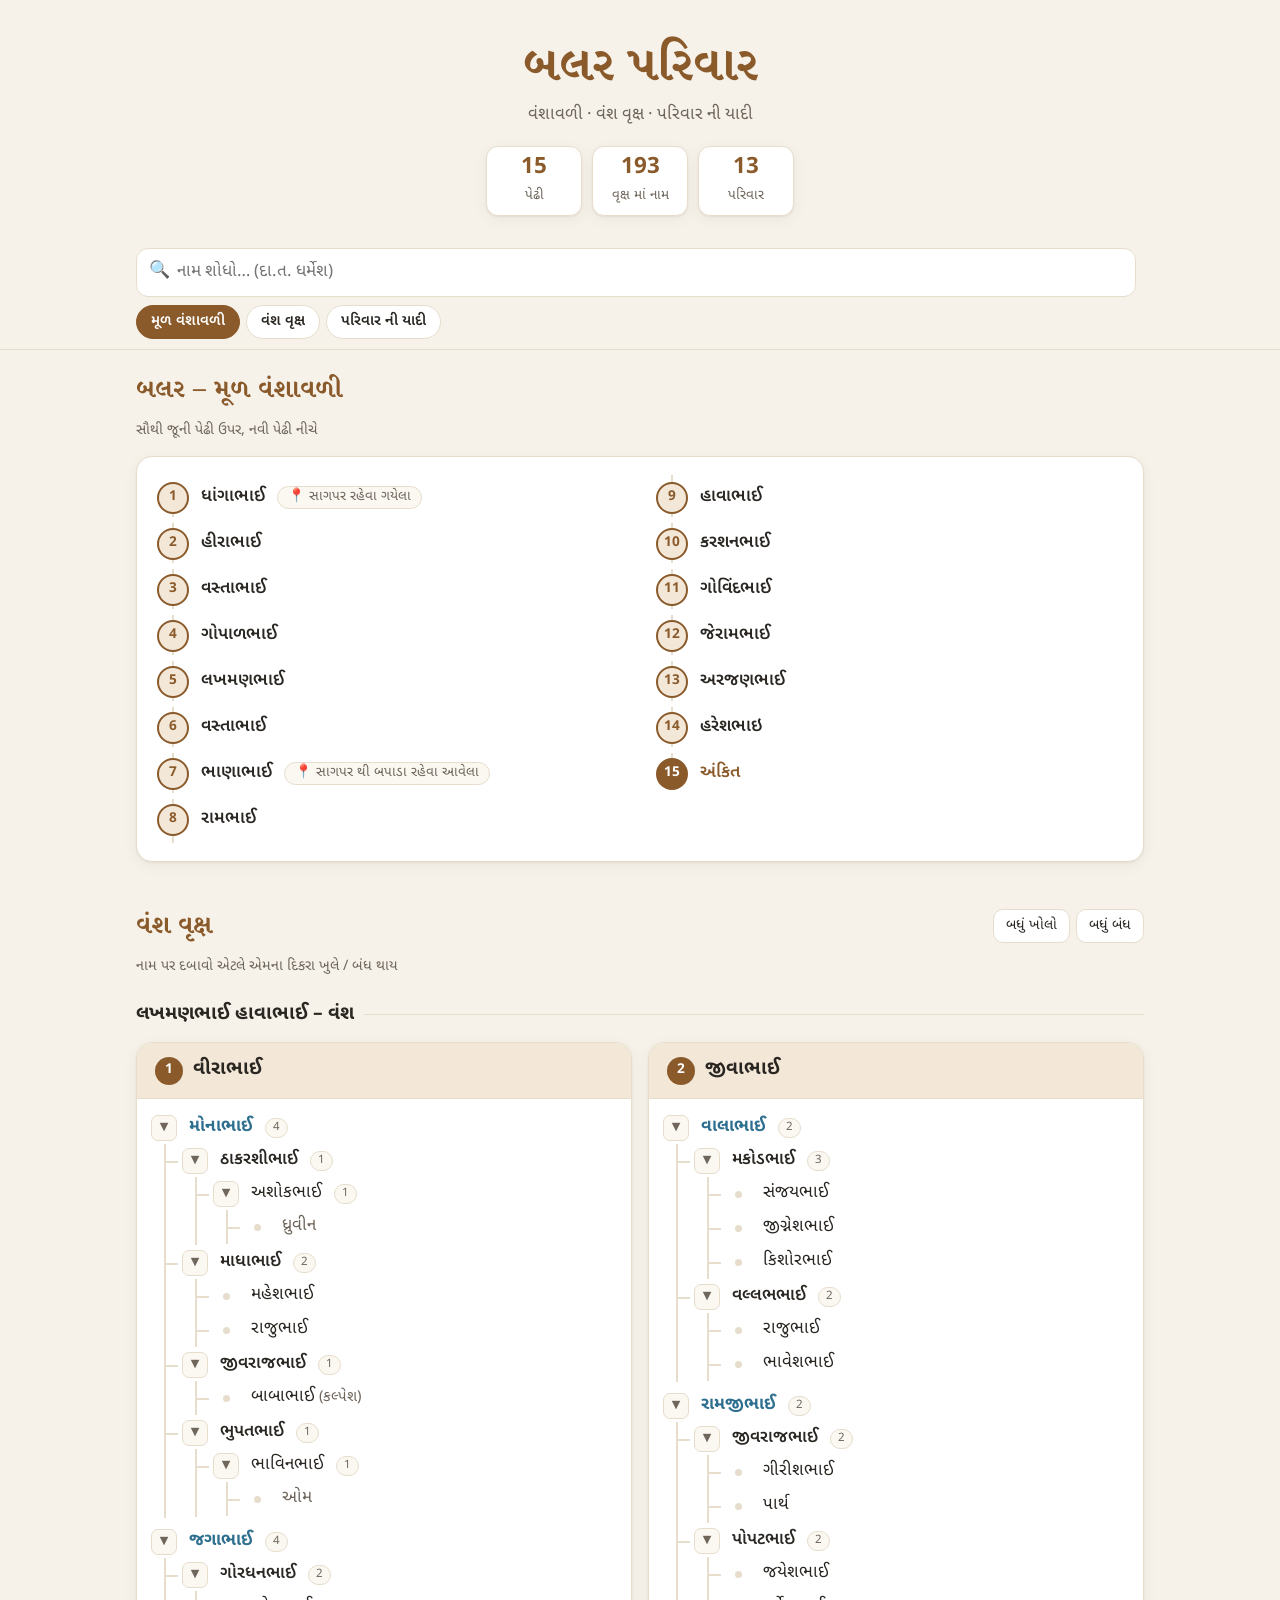
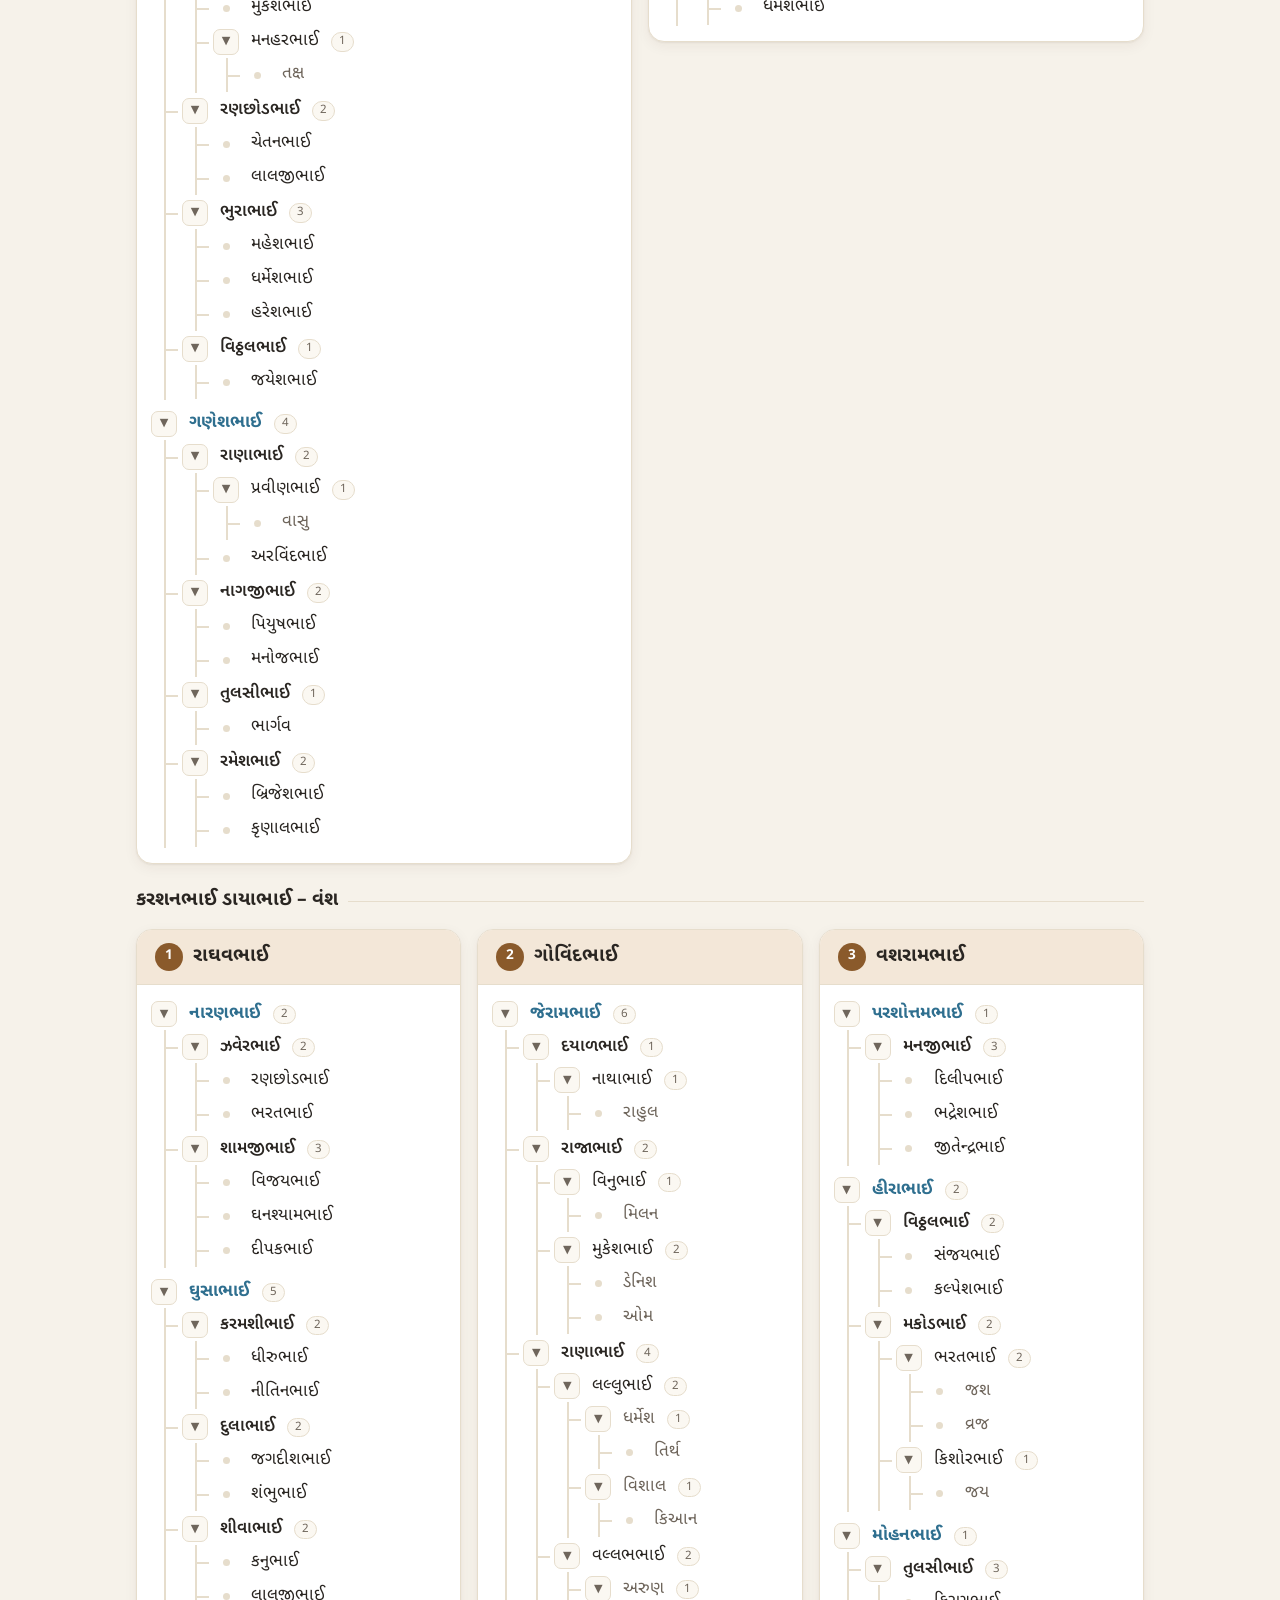
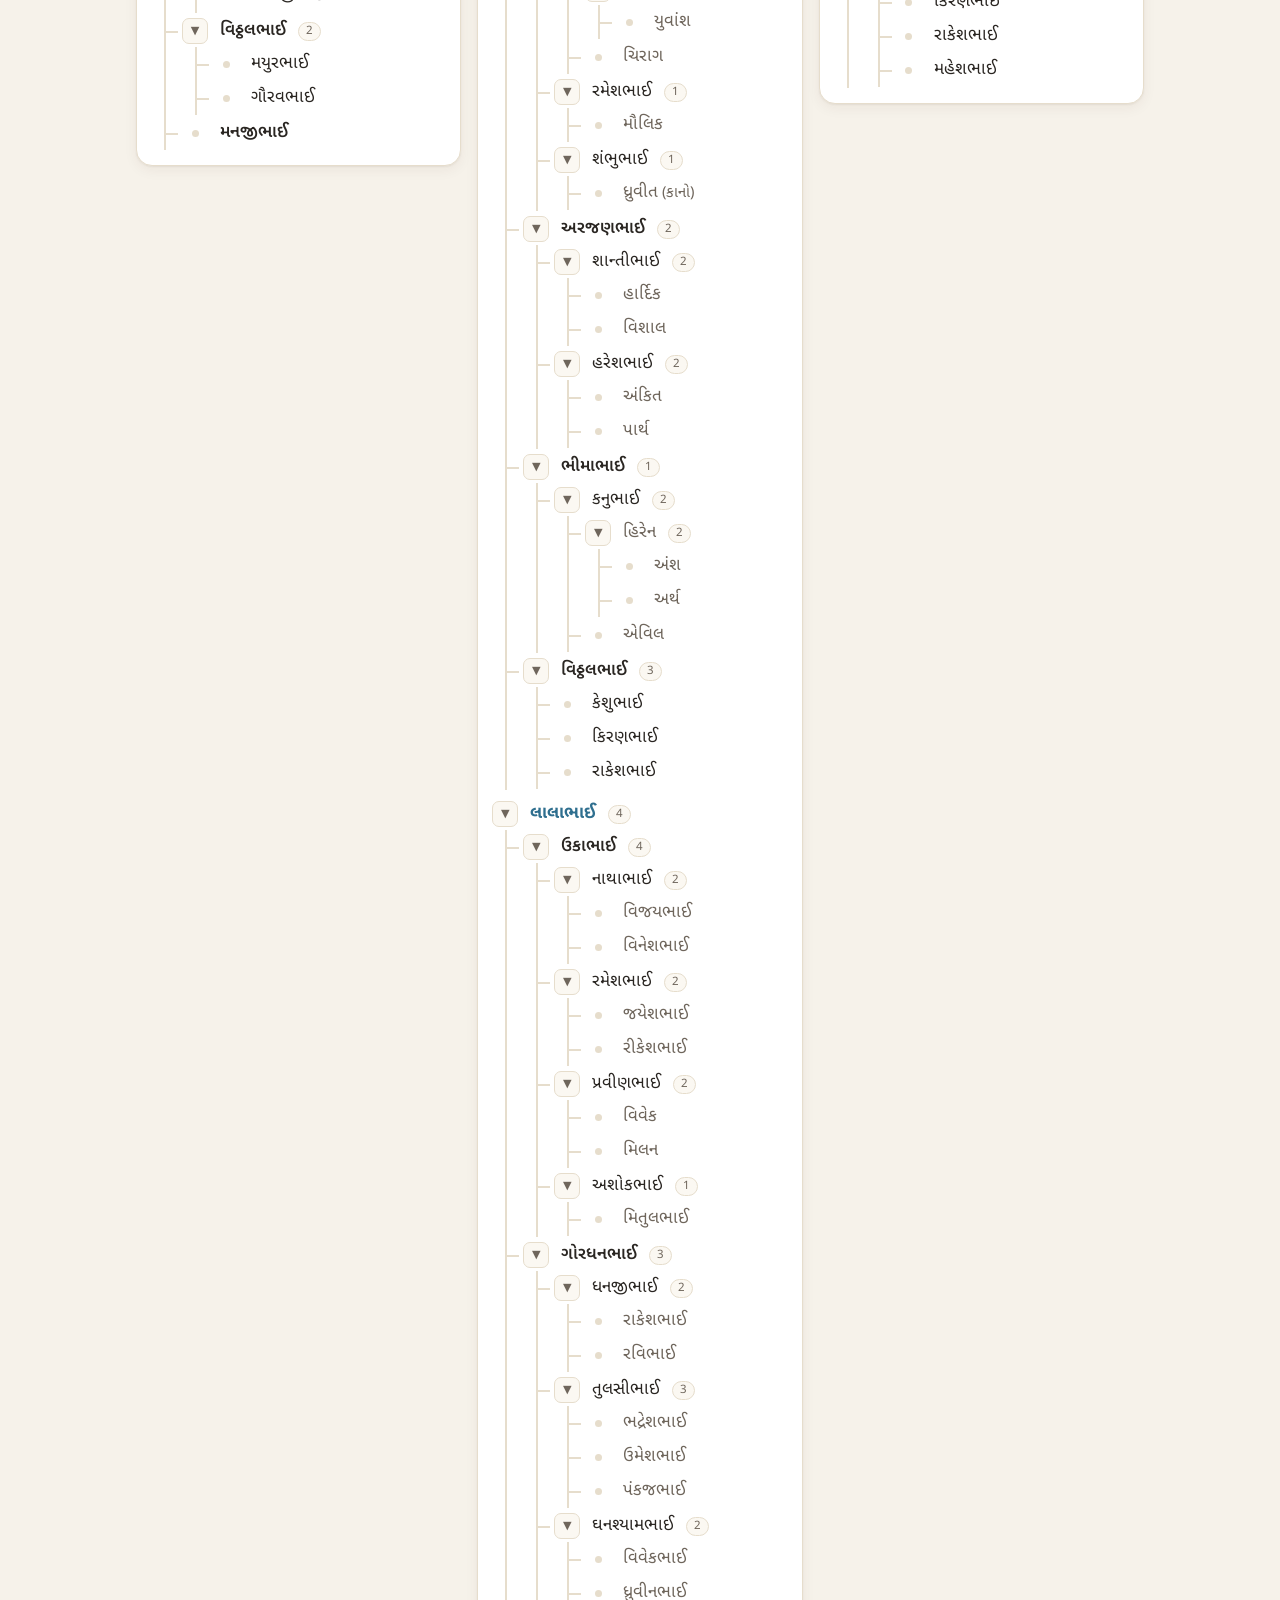
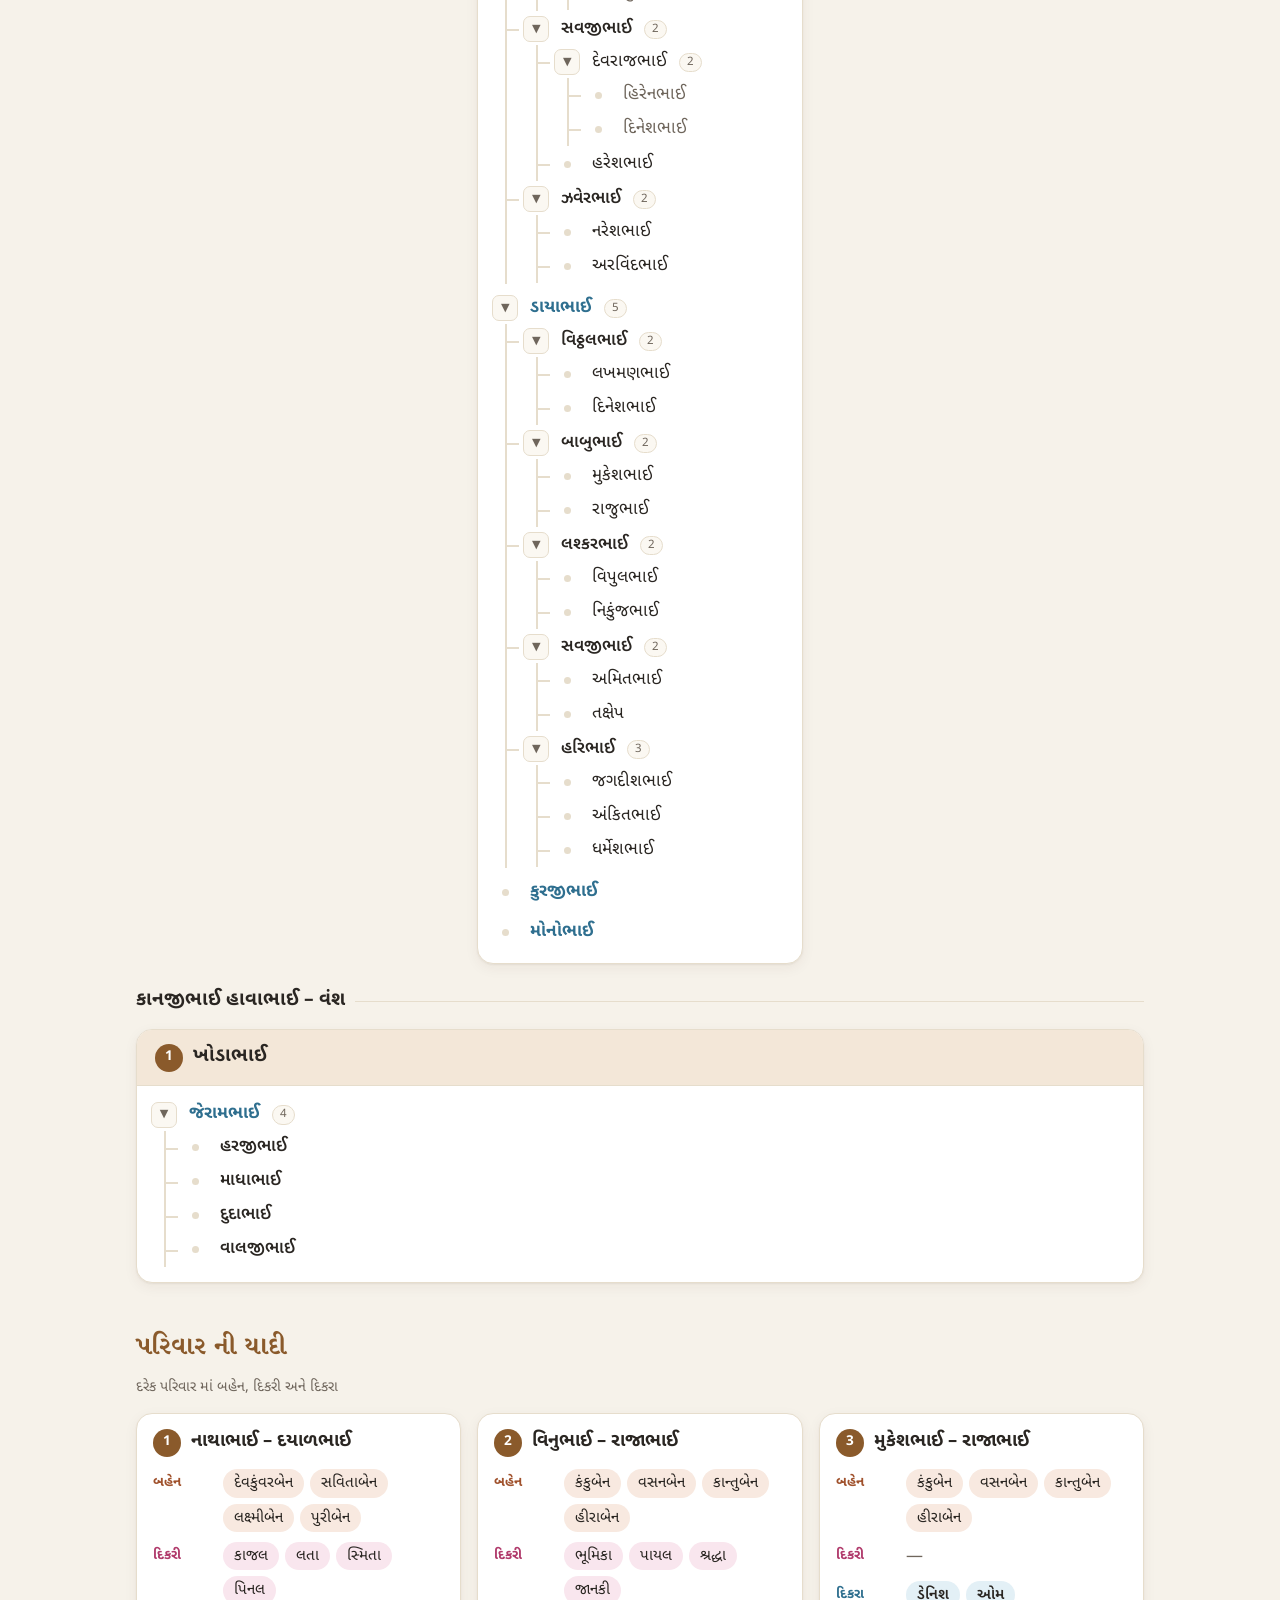
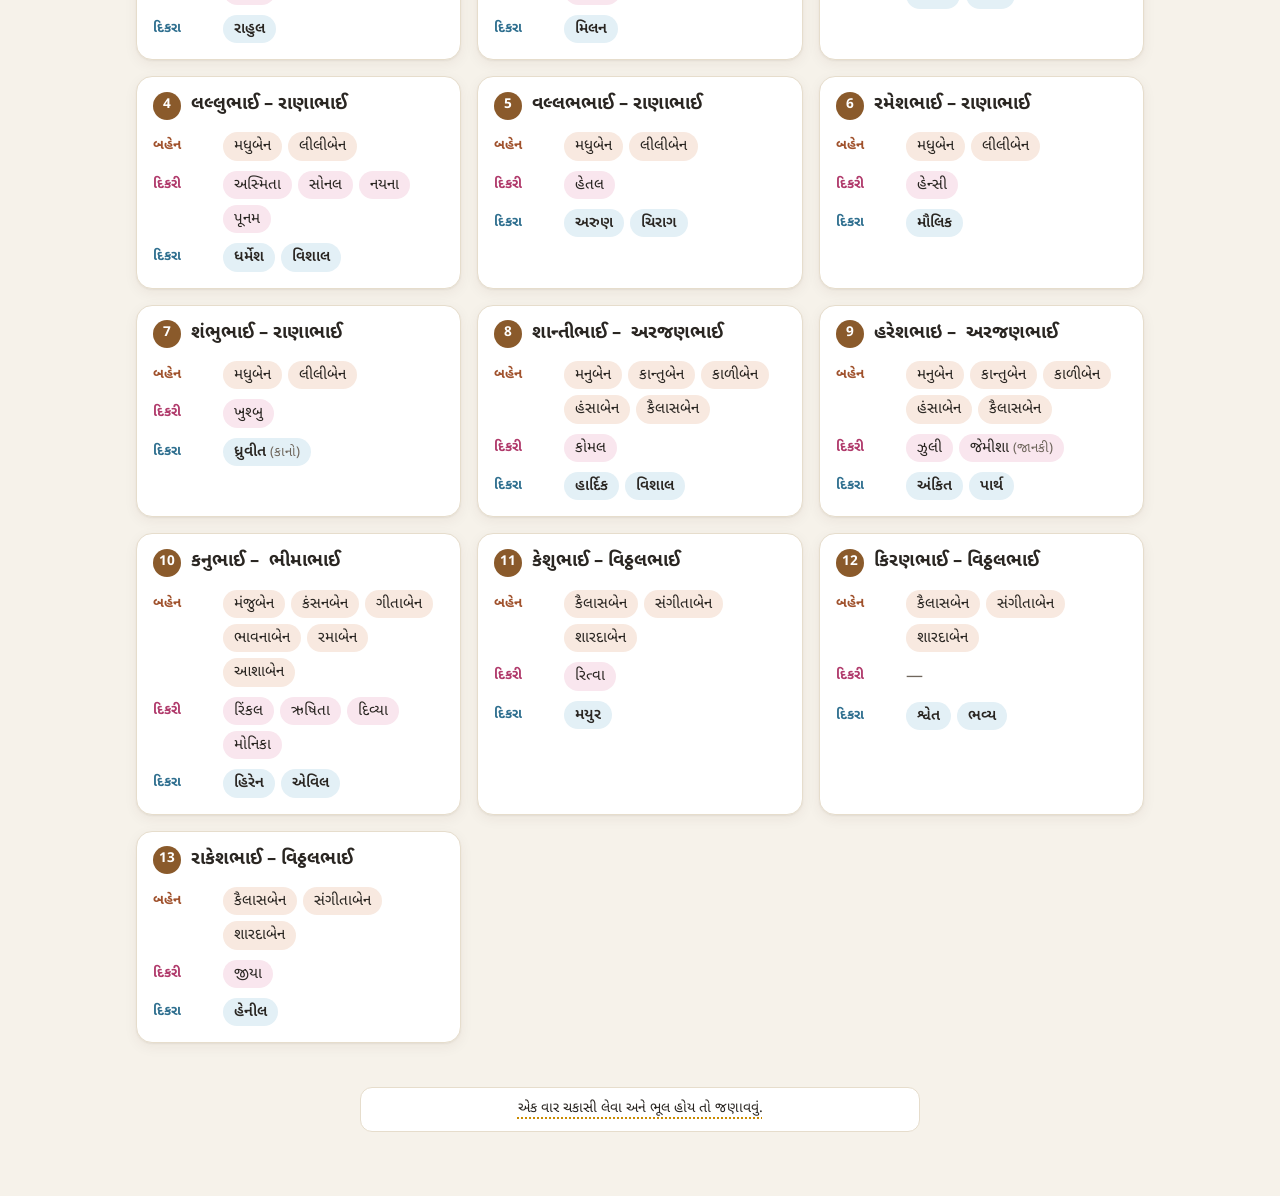
<file: બલર પરિવાર.html>
<!doctype html>
<html lang="gu">
<head>
<meta charset="utf-8">
<meta name="viewport" content="width=device-width, initial-scale=1">
<title>બલર પરિવાર</title>
<link rel="preconnect" href="https://fonts.googleapis.com">
<link href="https://fonts.googleapis.com/css2?family=Noto+Sans+Gujarati:wght@400;600;700&family=Noto+Serif+Gujarati:wght@700&display=swap" rel="stylesheet">
<style>
  :root {
    --bg: #f6f2ea;
    --card: #ffffff;
    --soft: #fbf8f2;
    --ink: #2a2622;
    --muted: #6f665c;
    --line: #e6ddcc;
    --accent: #8a5a2b;
    --accent-soft: #f3e7d8;
    --fai: #a0522d;
    --fai-soft: #f8e9e0;
    --dikri: #b03a6b;
    --dikri-soft: #f9e6ee;
    --dikra: #2f6f8f;
    --dikra-soft: #e3f0f6;
    --check: #c98a00;
    --hit: #ffe58a;
    --shadow: 0 1px 2px rgba(60,40,20,.06), 0 4px 14px rgba(60,40,20,.06);
  }
  @media (prefers-color-scheme: dark) {
    :root:not([data-theme="light"]) {
      --bg: #1b1916; --card: #24211d; --soft: #2a2622; --ink: #eee7dc; --muted: #a89e90;
      --line: #3a352e; --accent: #d9a46b; --accent-soft: #3a2f24; --fai: #e39a6f; --fai-soft: #3a2a22;
      --dikri: #e88bb2; --dikri-soft: #3a2530; --dikra: #7fbfdc; --dikra-soft: #1f3540;
      --check: #f0c04a; --hit: #6b5a12; --shadow: none;
    }
  }
  :root[data-theme="dark"] {
    --bg: #1b1916; --card: #24211d; --soft: #2a2622; --ink: #eee7dc; --muted: #a89e90;
    --line: #3a352e; --accent: #d9a46b; --accent-soft: #3a2f24; --fai: #e39a6f; --fai-soft: #3a2a22;
    --dikri: #e88bb2; --dikri-soft: #3a2530; --dikra: #7fbfdc; --dikra-soft: #1f3540;
    --check: #f0c04a; --hit: #6b5a12; --shadow: none;
  }
  * { box-sizing: border-box; }
  html { scroll-behavior: smooth; scroll-padding-top: 130px; }
  body {
    margin: 0; background: var(--bg); color: var(--ink);
    font-family: "Noto Sans Gujarati", system-ui, sans-serif; line-height: 1.6; font-size: 17px;
  }
  button { font: inherit; color: inherit; }

  /* ---------- માથું ---------- */
  .hero { text-align: center; padding: 36px 16px 22px; }
  .hero h1 {
    font-family: "Noto Serif Gujarati", serif; color: var(--accent);
    font-size: clamp(2rem, 7vw, 3rem); margin: 0; line-height: 1.3;
  }
  .hero p { color: var(--muted); margin: 4px 0 0; }
  .stats { display: flex; justify-content: center; flex-wrap: wrap; gap: 10px; margin-top: 16px; }
  .stat {
    background: var(--card); border: 1px solid var(--line); border-radius: 12px;
    padding: 6px 16px; min-width: 96px; box-shadow: var(--shadow);
  }
  .stat b { display: block; font-size: 1.4rem; color: var(--accent); line-height: 1.3; }
  .stat span { font-size: .85rem; color: var(--muted); }

  /* ---------- ઉપર ચોંટેલી પટ્ટી ---------- */
  .bar {
    position: sticky; top: 0; z-index: 10; background: color-mix(in srgb, var(--bg) 92%, transparent);
    backdrop-filter: blur(6px); border-bottom: 1px solid var(--line);
  }
  .bar-in { max-width: 1040px; margin: 0 auto; padding: 10px 16px; display: grid; gap: 8px; }
  .search { display: flex; gap: 8px; align-items: center; }
  .search-box { position: relative; flex: 1; }
  .search input {
    width: 100%; font: inherit; padding: 10px 40px 10px 40px; border-radius: 12px;
    border: 1.5px solid var(--line); background: var(--card); color: var(--ink); outline: none;
  }
  .search input:focus { border-color: var(--accent); }
  .search .ico { position: absolute; left: 13px; top: 50%; transform: translateY(-50%); color: var(--muted); pointer-events: none; }
  .search .clear {
    position: absolute; right: 6px; top: 50%; transform: translateY(-50%); border: 0; background: none;
    width: 32px; height: 32px; border-radius: 8px; cursor: pointer; color: var(--muted); display: none;
  }
  .search.has-q .clear { display: block; }
  .search .res { font-size: .85rem; color: var(--muted); white-space: nowrap; min-width: 0; }
  .search .next {
    border: 1px solid var(--line); background: var(--card); border-radius: 10px; padding: 8px 12px;
    cursor: pointer; display: none; white-space: nowrap;
  }
  .search.has-hits .next { display: block; }
  .tabs { display: flex; gap: 6px; overflow-x: auto; scrollbar-width: none; }
  .tabs a {
    flex: none; text-decoration: none; color: var(--ink); background: var(--card); border: 1px solid var(--line);
    padding: 4px 14px; border-radius: 999px; font-size: .92rem; font-weight: 600;
  }
  .tabs a.on { background: var(--accent); border-color: var(--accent); color: var(--card); }

  /* ---------- વિભાગો ---------- */
  .wrap { max-width: 1040px; margin: 0 auto; padding: 20px 16px 64px; }
  .part { margin-bottom: 44px; }
  .part-head { display: flex; align-items: center; justify-content: space-between; flex-wrap: wrap; gap: 8px; margin-bottom: 14px; }
  .part-head h2 {
    font-family: "Noto Serif Gujarati", serif; color: var(--accent); font-size: 1.6rem; margin: 0;
  }
  .part-head p { margin: 0; color: var(--muted); font-size: .9rem; width: 100%; }
  .tools { display: flex; gap: 6px; }
  .tools button {
    border: 1px solid var(--line); background: var(--card); border-radius: 10px; padding: 5px 12px;
    font-size: .88rem; cursor: pointer;
  }
  .tools button:hover { border-color: var(--accent); }
  .group-title {
    display: flex; align-items: center; gap: 10px; font-size: 1.2rem; margin: 22px 0 12px; color: var(--ink);
  }
  .group-title::after { content: ""; flex: 1; border-top: 1px solid var(--line); }

  /* ---------- વંશાવળી (ચિત્ર 7) ---------- */
  .lineage {
    list-style: none; margin: 0; padding: 18px 20px; background: var(--card);
    border: 1px solid var(--line); border-radius: 16px; box-shadow: var(--shadow);
    columns: 2 300px; column-gap: 32px;
  }
  .lineage li { position: relative; display: flex; align-items: center; flex-wrap: wrap; gap: 4px 12px; padding: 7px 0; break-inside: avoid; }
  .lineage li:not(:last-child)::after {
    content: ""; position: absolute; left: 15px; top: 36px; bottom: -8px; border-left: 2px dashed var(--line);
  }
  .lineage .gen {
    background: var(--accent-soft); color: var(--accent); border: 2px solid var(--accent); border-radius: 50%;
    width: 32px; height: 32px; display: inline-grid; place-items: center; font-size: .85rem; font-weight: 700;
    flex: none; position: relative; z-index: 1;
  }
  .lineage .nm { font-weight: 600; font-size: 1.08rem; }
  .lineage li:last-child .gen { background: var(--accent); color: var(--card); }
  .lineage li:last-child .nm { color: var(--accent); }
  .lineage .lnote {
    color: var(--muted); font-size: .85rem; background: var(--soft); border: 1px solid var(--line);
    border-radius: 999px; padding: 0 10px;
  }
  .lineage .lnote::before { content: "📍 "; }

  /* ---------- વંશ વૃક્ષ ---------- */
  .roots { display: grid; grid-template-columns: repeat(auto-fit, minmax(300px, 1fr)); gap: 16px; align-items: start; }
  .root {
    background: var(--card); border: 1px solid var(--line); border-radius: 16px; overflow: hidden; box-shadow: var(--shadow);
  }
  .root > h3 {
    margin: 0; padding: 12px 18px; font-size: 1.2rem; display: flex; align-items: center; gap: 10px;
    background: var(--accent-soft); border-bottom: 1px solid var(--line);
  }
  .root > h3 .num {
    background: var(--accent); color: var(--card); border-radius: 50%;
    width: 28px; height: 28px; display: inline-grid; place-items: center; font-size: .85rem; flex: none;
  }
  .root > .tree { padding: 12px 14px 14px; }
  .tree, .tree ul { list-style: none; margin: 0; padding: 0; }
  .tree ul { margin-left: 13px; padding-left: 16px; border-left: 2px solid var(--line); }
  .tree li { position: relative; padding: 1px 0; }
  .tree ul > li::before {
    content: ""; position: absolute; left: -16px; top: 17px; width: 12px; border-top: 2px solid var(--line);
  }
  .tree .row { display: flex; align-items: center; gap: 6px; min-height: 32px; }
  .tree .tog {
    width: 26px; height: 26px; flex: none; border-radius: 7px; border: 1px solid var(--line); background: var(--soft);
    cursor: pointer; display: grid; place-items: center; font-size: .7rem; color: var(--muted); padding: 0;
    transition: transform .15s;
  }
  .tree .dot { width: 26px; flex: none; display: grid; place-items: center; }
  .tree .dot::before { content: ""; width: 7px; height: 7px; border-radius: 50%; background: var(--line); }
  .tree li.closed > .row .tog { transform: rotate(-90deg); }
  .tree li.closed > ul { display: none; }
  .tree .nm { padding: 1px 6px; border-radius: 6px; }
  .tree .has-kids > .row .nm { cursor: pointer; }
  .tree .cnt {
    font-size: .72rem; color: var(--muted); background: var(--soft); border: 1px solid var(--line);
    border-radius: 999px; padding: 0 7px; line-height: 1.5;
  }
  .tree > li > .row .nm { font-weight: 700; color: var(--dikra); font-size: 1.08rem; }
  .tree > li + li { margin-top: 6px; }
  .tree > li > ul > li > .row .nm { font-weight: 600; }
  .tree > li > ul > li > ul > li > ul .nm { color: var(--muted); }

  /* ---------- પરિવાર ની યાદી ---------- */
  .families { display: grid; grid-template-columns: repeat(auto-fill, minmax(310px, 1fr)); gap: 16px; }
  .family {
    background: var(--card); border: 1px solid var(--line); border-radius: 16px; padding: 14px 16px 16px;
    box-shadow: var(--shadow);
  }
  .family h2 {
    margin: 0 0 12px; font-size: 1.15rem; display: flex; align-items: center; gap: 10px; flex-wrap: wrap;
  }
  .family h2 .num {
    background: var(--accent); color: var(--card); border-radius: 50%;
    width: 28px; height: 28px; display: inline-grid; place-items: center; font-size: .85rem; flex: none;
  }
  .cols { display: grid; gap: 10px; }
  .col { display: grid; grid-template-columns: 62px 1fr; gap: 8px; align-items: start; }
  .col h3 { margin: 0; font-size: .85rem; padding-top: 4px; }
  .col ol { list-style: none; margin: 0; padding: 0; display: flex; flex-wrap: wrap; gap: 6px; }
  .col li { padding: 2px 11px; border-radius: 999px; font-size: .95rem; }
  .col.fai h3 { color: var(--fai); }
  .col.fai li { background: var(--fai-soft); }
  .col.dikri h3 { color: var(--dikri); }
  .col.dikri li { background: var(--dikri-soft); }
  .col.dikra h3 { color: var(--dikra); }
  .col.dikra li { background: var(--dikra-soft); font-weight: 600; }
  .col ol.none::after { content: "—"; color: var(--muted); padding-top: 2px; }

  /* ---------- બીજું ---------- */
  .alias { color: var(--muted); font-size: .88em; font-weight: 400; }
  .check { text-decoration: underline dotted var(--check) 2px; text-underline-offset: 5px; }
  .note {
    color: var(--muted); font-size: .88rem; text-align: center; margin: 8px auto 0; max-width: 560px;
    background: var(--card); border: 1px solid var(--line); border-radius: 12px; padding: 10px 14px;
  }
  .note .check { color: var(--ink); }
  .hit { background: var(--hit) !important; outline: 2px solid var(--hit); border-radius: 6px; }
  .hit.cur { outline: 3px solid var(--accent); }
  .totop {
    position: fixed; right: 16px; bottom: 16px; width: 46px; height: 46px; border-radius: 50%;
    border: 0; background: var(--accent); color: var(--card); font-size: 1.2rem; cursor: pointer;
    box-shadow: 0 4px 12px rgba(0,0,0,.2); opacity: 0; pointer-events: none; transition: opacity .2s;
  }
  .totop.show { opacity: 1; pointer-events: auto; }

  @media (max-width: 560px) {
    body { font-size: 16px; }
    .search .res { display: none; }
    .lineage { padding: 14px; }
  }
  @media print {
    .bar, .totop, .tools, .tree .tog { display: none !important; }
    body { background: #fff; font-size: 13px; }
    .tree li.closed > ul { display: block; }
    .root, .family, .lineage { box-shadow: none; break-inside: avoid; }
  }
</style>
</head>
<body>
<header class="hero">
  <h1>બલર પરિવાર</h1>
  <p>વંશાવળી · વંશ વૃક્ષ · પરિવાર ની યાદી</p>
  <div class="stats">
    <div class="stat"><b id="sGen">15</b><span>પેઢી</span></div>
    <div class="stat"><b id="sTree">–</b><span>વૃક્ષ માં નામ</span></div>
    <div class="stat"><b id="sFam">–</b><span>પરિવાર</span></div>
  </div>
</header>

<div class="bar">
  <div class="bar-in">
    <div class="search" id="search">
      <div class="search-box">
        <span class="ico" aria-hidden="true">🔍</span>
        <input id="q" type="search" placeholder="નામ શોધો… (દા.ત. ધર્મેશ)" autocomplete="off" aria-label="નામ શોધો">
        <button class="clear" id="clear" type="button" aria-label="સાફ કરો">✕</button>
      </div>
      <span class="res" id="res"></span>
      <button class="next" id="next" type="button">આગળ ↓</button>
    </div>
    <nav class="tabs" aria-label="વિભાગો">
      <a href="#vanshavali">મૂળ વંશાવળી</a>
      <a href="#vruksh">વંશ વૃક્ષ</a>
      <a href="#yadi">પરિવાર ની યાદી</a>
    </nav>
  </div>
</div>

<main class="wrap">
  <section class="part" id="vanshavali">
    <div class="part-head">
      <h2>બલર – મૂળ વંશાવળી</h2>
      <p>સૌથી જૂની પેઢી ઉપર, નવી પેઢી નીચે</p>
    </div>
  <ol class="lineage">
    <li><span class="gen">1</span><span class="nm">ધાંગાભાઈ</span><span class="lnote">સાગપર રહેવા ગયેલા</span></li>
    <li><span class="gen">2</span><span class="nm">હીરાભાઈ</span></li>
    <li><span class="gen">3</span><span class="nm">વસ્તાભાઈ</span></li>
    <li><span class="gen">4</span><span class="nm">ગોપાળભાઈ</span></li>
    <li><span class="gen">5</span><span class="nm">લખમણભાઈ</span></li>
    <li><span class="gen">6</span><span class="nm">વસ્તાભાઈ</span></li>
    <li><span class="gen">7</span><span class="nm">ભાણાભાઈ</span><span class="lnote">સાગપર થી બપાડા રહેવા આવેલા</span></li>
    <li><span class="gen">8</span><span class="nm">રામભાઈ</span></li>
    <li><span class="gen">9</span><span class="nm">હાવાભાઈ</span></li>
    <li><span class="gen">10</span><span class="nm">કરશનભાઈ</span></li>
    <li><span class="gen">11</span><span class="nm">ગોવિંદભાઈ</span></li>
    <li><span class="gen">12</span><span class="nm">જેરામભાઈ</span></li>
    <li><span class="gen">13</span><span class="nm">અરજણભાઈ</span></li>
    <li><span class="gen">14</span><span class="nm">હરેશભાઇ</span></li>
    <li><span class="gen">15</span><span class="nm">અંકિત</span></li>
  </ol>
  </section>

  <section class="part" id="vruksh">
    <div class="part-head">
      <h2>વંશ વૃક્ષ</h2>
      <div class="tools">
        <button type="button" data-act="open">બધું ખોલો</button>
        <button type="button" data-act="close">બધું બંધ</button>
      </div>
      <p>નામ પર દબાવો એટલે એમના દિકરા ખુલે / બંધ થાય</p>
    </div>

  <!-- ચિત્ર 4 -->
  <h3 class="group-title">લખમણભાઈ હાવાભાઈ – વંશ</h3>
  <div class="roots">
    <section class="root">
      <h3><span class="num">1</span>વીરાભાઈ</h3>
      <ul class="tree">
        <li class="gen2">મોનાભાઈ
          <ul>
            <li>ઠાકરશીભાઈ
              <ul><li>અશોકભાઈ<ul><li>ધ્રુવીન</li></ul></li></ul>
            </li>
            <li>માધાભાઈ
              <ul><li>મહેશભાઈ</li><li>રાજુભાઈ</li></ul>
            </li>
            <li>જીવરાજભાઈ
              <ul><li>બાબાભાઈ <span class="alias">(કલ્પેશ)</span></li></ul>
            </li>
            <li>ભુપતભાઈ
              <ul><li>ભાવિનભાઈ<ul><li>ઓમ</li></ul></li></ul>
            </li>
          </ul>
        </li>
        <li class="gen2">જગાભાઈ
          <ul>
            <li>ગોરધનભાઈ
              <ul><li>મુકેશભાઈ</li><li>મનહરભાઈ<ul><li>તક્ષ</li></ul></li></ul>
            </li>
            <li>રણછોડભાઈ
              <ul><li>ચેતનભાઈ</li><li>લાલજીભાઈ</li></ul>
            </li>
            <li>ભુરાભાઈ
              <ul><li>મહેશભાઈ</li><li>ધર્મેશભાઈ</li><li>હરેશભાઈ</li></ul>
            </li>
            <li>વિઠ્ઠલભાઈ
              <ul><li>જયેશભાઈ</li></ul>
            </li>
          </ul>
        </li>
        <li class="gen2">ગણેશભાઈ
          <ul>
            <li>રાણાભાઈ
              <ul><li>પ્રવીણભાઈ<ul><li>વાસુ</li></ul></li><li>અરવિંદભાઈ</li></ul>
            </li>
            <li>નાગજીભાઈ
              <ul><li>પિયુષભાઈ</li><li>મનોજભાઈ</li></ul>
            </li>
            <li>તુલસીભાઈ
              <ul><li>ભાર્ગવ</li></ul>
            </li>
            <li>રમેશભાઈ
              <ul><li>બ્રિજેશભાઈ</li><li>કૃણાલભાઈ</li></ul>
            </li>
          </ul>
        </li>
      </ul>
    </section>

    <section class="root">
      <h3><span class="num">2</span>જીવાભાઈ</h3>
      <ul class="tree">
        <li class="gen2">વાલાભાઈ
          <ul>
            <li>મકોડભાઈ
              <ul><li>સંજયભાઈ</li><li>જીગ્નેશભાઈ</li><li>કિશોરભાઈ</li></ul>
            </li>
            <li>વલ્લભભાઈ
              <ul><li>રાજુભાઈ</li><li>ભાવેશભાઈ</li></ul>
            </li>
          </ul>
        </li>
        <li class="gen2">રામજીભાઈ
          <ul>
            <li>જીવરાજભાઈ
              <ul><li>ગીરીશભાઈ</li><li>પાર્થ</li></ul>
            </li>
            <li>પોપટભાઈ
              <ul><li>જયેશભાઈ</li><li>ધર્મેશભાઈ</li></ul>
            </li>
          </ul>
        </li>
      </ul>
    </section>
  </div>

  <!-- ચિત્ર 5 -->
  <h3 class="group-title">કરશનભાઈ ડાયાભાઈ – વંશ</h3>
  <div class="roots">
    <section class="root">
      <h3><span class="num">1</span>રાઘવભાઈ</h3>
      <ul class="tree">
        <li class="gen2">નારણભાઈ
          <ul>
            <li>ઝવેરભાઈ
              <ul><li>રણછોડભાઈ</li><li>ભરતભાઈ</li></ul>
            </li>
            <li>શામજીભાઈ
              <ul><li>વિજયભાઈ</li><li>ઘનશ્યામભાઈ</li><li>દીપકભાઈ</li></ul>
            </li>
          </ul>
        </li>
        <li class="gen2">ઘુસાભાઈ
          <ul>
            <li>કરમશીભાઈ
              <ul><li>ધીરુભાઈ</li><li>નીતિનભાઈ</li></ul>
            </li>
            <li>દુલાભાઈ
              <ul><li>જગદીશભાઈ</li><li>શંભુભાઈ</li></ul>
            </li>
            <li>શીવાભાઈ
              <ul><li>કનુભાઈ</li><li>લાલજીભાઈ</li></ul>
            </li>
            <li>વિઠ્ઠલભાઈ
              <ul><li>મયુરભાઈ</li><li>ગૌરવભાઈ</li></ul>
            </li>
            <li>મનજીભાઈ</li>
          </ul>
        </li>
      </ul>
    </section>

    <section class="root">
      <h3><span class="num">2</span>ગોવિંદભાઈ</h3>
      <ul class="tree">
        <li class="gen2">જેરામભાઈ
          <ul>
            <li>દયાળભાઈ
              <ul><li>નાથાભાઈ<ul><li>રાહુલ</li></ul></li></ul>
            </li>
            <li>રાજાભાઈ
              <ul>
                <li>વિનુભાઈ<ul><li>મિલન</li></ul></li>
                <li>મુકેશભાઈ<ul><li>ડેનિશ</li><li>ઓમ</li></ul></li>
              </ul>
            </li>
            <li>રાણાભાઈ
              <ul>
                <li>લલ્લુભાઈ
                  <ul>
                    <li>ધર્મેશ<ul><li>તિર્થ</li></ul></li>
                    <li>વિશાલ<ul><li>કિઆન</li></ul></li>
                  </ul>
                </li>
                <li>વલ્લભભાઈ
                  <ul>
                    <li>અરુણ<ul><li>યુવાંશ</li></ul></li>
                    <li>ચિરાગ</li>
                  </ul>
                </li>
                <li>રમેશભાઈ<ul><li>મૌલિક</li></ul></li>
                <li>શંભુભાઈ<ul><li>ધ્રુવીત <span class="alias">(કાનો)</span></li></ul></li>
              </ul>
            </li>
            <li>અરજણભાઈ
              <ul>
                <li>શાન્તીભાઈ<ul><li>હાર્દિક</li><li>વિશાલ</li></ul></li>
                <li>હરેશભાઈ<ul><li>અંકિત</li><li>પાર્થ</li></ul></li>
              </ul>
            </li>
            <li>ભીમાભાઈ
              <ul>
                <li>કનુભાઈ
                  <ul>
                    <li>હિરેન<ul><li>અંશ</li><li>અર્થ</li></ul></li>
                    <li>એવિલ</li>
                  </ul>
                </li>
              </ul>
            </li>
            <li>વિઠ્ઠલભાઈ
              <ul><li>કેશુભાઈ</li><li>કિરણભાઈ</li><li>રાકેશભાઈ</li></ul>
            </li>
          </ul>
        </li>
        <li class="gen2">લાલાભાઈ
          <ul>
            <li>ઉકાભાઈ
              <ul>
                <li>નાથાભાઈ<ul><li>વિજયભાઈ</li><li>વિનેશભાઈ</li></ul></li>
                <li>રમેશભાઈ<ul><li>જયેશભાઈ</li><li>રીકેશભાઈ</li></ul></li>
                <li>પ્રવીણભાઈ<ul><li>વિવેક</li><li>મિલન</li></ul></li>
                <li>અશોકભાઈ<ul><li>મિતુલભાઈ</li></ul></li>
              </ul>
            </li>
            <li>ગોરધનભાઈ
              <ul>
                <li>ધનજીભાઈ<ul><li>રાકેશભાઈ</li><li>રવિભાઈ</li></ul></li>
                <li>તુલસીભાઈ<ul><li>ભદ્રેશભાઈ</li><li>ઉમેશભાઈ</li><li>પંકજભાઈ</li></ul></li>
                <li>ઘનશ્યામભાઈ<ul><li>વિવેકભાઈ</li><li>ધ્રુવીનભાઈ</li></ul></li>
              </ul>
            </li>
            <li>સવજીભાઈ
              <ul>
                <li>દેવરાજભાઈ<ul><li>હિરેનભાઈ</li><li>દિનેશભાઈ</li></ul></li>
                <li>હરેશભાઈ</li>
              </ul>
            </li>
            <li>ઝવેરભાઈ
              <ul><li>નરેશભાઈ</li><li>અરવિંદભાઈ</li></ul>
            </li>
          </ul>
        </li>
        <li class="gen2">ડાયાભાઈ
          <ul>
            <li>વિઠ્ઠલભાઈ<ul><li>લખમણભાઈ</li><li>દિનેશભાઈ</li></ul></li>
            <li>બાબુભાઈ<ul><li>મુકેશભાઈ</li><li>રાજુભાઈ</li></ul></li>
            <li>લશ્કરભાઈ<ul><li>વિપુલભાઈ</li><li>નિકુંજભાઈ</li></ul></li>
            <li>સવજીભાઈ<ul><li>અમિતભાઈ</li><li>તક્ષેપ</li></ul></li>
            <li>હરિભાઈ<ul><li>જગદીશભાઈ</li><li>અંકિતભાઈ</li><li>ધર્મેશભાઈ</li></ul></li>
          </ul>
        </li>
        <li class="gen2">કુરજીભાઈ</li>
        <li class="gen2">મોનોભાઈ</li>
      </ul>
    </section>

    <section class="root">
      <h3><span class="num">3</span>વશરામભાઈ</h3>
      <ul class="tree">
        <li class="gen2">પરશોત્તમભાઈ
          <ul>
            <li>મનજીભાઈ
              <ul><li>દિલીપભાઈ</li><li>ભદ્રેશભાઈ</li><li>જીતેન્દ્રભાઈ</li></ul>
            </li>
          </ul>
        </li>
        <li class="gen2">હીરાભાઈ
          <ul>
            <li>વિઠ્ઠલભાઈ
              <ul><li>સંજયભાઈ</li><li>કલ્પેશભાઈ</li></ul>
            </li>
            <li>મકોડભાઈ
              <ul>
                <li>ભરતભાઈ<ul><li>જશ</li><li>વ્રજ</li></ul></li>
                <li>કિશોરભાઈ<ul><li>જય</li></ul></li>
              </ul>
            </li>
          </ul>
        </li>
        <li class="gen2">મોહનભાઈ
          <ul>
            <li>તુલસીભાઈ
              <ul><li>કિરણભાઈ</li><li>રાકેશભાઈ</li><li>મહેશભાઈ</li></ul>
            </li>
          </ul>
        </li>
      </ul>
    </section>
  </div>

  <!-- ચિત્ર 6 -->
  <h3 class="group-title">કાનજીભાઈ હાવાભાઈ – વંશ</h3>
  <div class="roots">
    <section class="root">
      <h3><span class="num">1</span>ખોડાભાઈ</h3>
      <ul class="tree">
        <li class="gen2">જેરામભાઈ
          <ul><li>હરજીભાઈ</li><li>માધાભાઈ</li><li>દુદાભાઈ</li><li>વાલજીભાઈ</li></ul>
        </li>
      </ul>
    </section>
  </div>
  </section>

  <section class="part" id="yadi">
    <div class="part-head">
      <h2>પરિવાર ની યાદી</h2>
      <p>દરેક પરિવાર માં બહેન, દિકરી અને દિકરા</p>
    </div>
    <div class="families">

  <section class="family">
    <h2><span class="num">1</span>નાથાભાઈ – દયાળભાઈ</h2>
    <div class="cols">
      <div class="col fai"><h3>બહેન</h3><ol>
        <li>દેવકુંવરબેન</li><li>સવિતાબેન</li><li>લક્ષ્મીબેન</li><li>પુરીબેન</li>
      </ol></div>
      <div class="col dikri"><h3>દિકરી</h3><ol>
        <li>કાજલ</li><li>લતા</li><li>સ્મિતા</li><li>પિનલ</li>
      </ol></div>
      <div class="col dikra"><h3>દિકરા</h3><ol>
        <li>રાહુલ</li>
      </ol></div>
    </div>
  </section>

  <section class="family">
    <h2><span class="num">2</span>વિનુભાઈ – રાજાભાઈ</h2>
    <div class="cols">
      <div class="col fai"><h3>બહેન</h3><ol>
        <li>કંકુબેન</li><li>વસનબેન</li><li>કાન્તુબેન</li><li>હીરાબેન</li>
      </ol></div>
      <div class="col dikri"><h3>દિકરી</h3><ol>
        <li>ભૂમિકા</li><li>પાયલ</li><li>શ્રદ્ધા</li><li>જાનકી</li>
      </ol></div>
      <div class="col dikra"><h3>દિકરા</h3><ol>
        <li>મિલન</li>
      </ol></div>
    </div>
  </section>

  <section class="family">
    <h2><span class="num">3</span>મુકેશભાઈ – રાજાભાઈ</h2>
    <div class="cols">
      <div class="col fai"><h3>બહેન</h3><ol>
        <li>કંકુબેન</li><li>વસનબેન</li><li>કાન્તુબેન</li><li>હીરાબેન</li>
      </ol></div>
      <div class="col dikri"><h3>દિકરી</h3><ol>
      </ol></div>
      <div class="col dikra"><h3>દિકરા</h3><ol>
        <li>ડેનિશ</li><li>ઓમ</li>
      </ol></div>
    </div>
  </section>

  <section class="family">
    <h2><span class="num">4</span><span>લલ્લુભાઈ – રાણાભાઈ</span></h2>
    <div class="cols">
      <div class="col fai"><h3>બહેન</h3><ol>
        <li>મધુબેન</li><li>લીલીબેન</li>
      </ol></div>
      <div class="col dikri"><h3>દિકરી</h3><ol>
        <li>અસ્મિતા</li><li>સોનલ</li><li>નયના</li><li>પૂનમ</li>
      </ol></div>
      <div class="col dikra"><h3>દિકરા</h3><ol>
        <li>ધર્મેશ</li><li>વિશાલ</li>
      </ol></div>
    </div>
  </section>

  <section class="family">
    <h2><span class="num">5</span><span>વલ્લભભાઈ – રાણાભાઈ</span></h2>
    <div class="cols">
      <div class="col fai"><h3>બહેન</h3><ol>
        <li>મધુબેન</li><li>લીલીબેન</li>
      </ol></div>
      <div class="col dikri"><h3>દિકરી</h3><ol>
        <li>હેતલ</li>
      </ol></div>
      <div class="col dikra"><h3>દિકરા</h3><ol>
        <li>અરુણ</li><li>ચિરાગ</li>
      </ol></div>
    </div>
  </section>

  <section class="family">
    <h2><span class="num">6</span><span>રમેશભાઈ – રાણાભાઈ</span></h2>
    <div class="cols">
      <div class="col fai"><h3>બહેન</h3><ol>
        <li>મધુબેન</li><li>લીલીબેન</li>
      </ol></div>
      <div class="col dikri"><h3>દિકરી</h3><ol>
        <li>હેન્સી</li>
      </ol></div>
      <div class="col dikra"><h3>દિકરા</h3><ol>
        <li>મૌલિક</li>
      </ol></div>
    </div>
  </section>

  <section class="family">
    <h2><span class="num">7</span><span>શંભુભાઈ – રાણાભાઈ</span></h2>
    <div class="cols">
      <div class="col fai"><h3>બહેન</h3><ol>
        <li>મધુબેન</li><li>લીલીબેન</li>
      </ol></div>
      <div class="col dikri"><h3>દિકરી</h3><ol>
        <li>ખુશ્બુ</li>
      </ol></div>
      <div class="col dikra"><h3>દિકરા</h3><ol>
        <li><span>ધ્રુવીત</span> <span class="alias">(કાનો)</span></li>
      </ol></div>
    </div>
  </section>

  <section class="family">
    <h2><span class="num">8</span>શાન્તીભાઈ – <span>અરજણભાઈ</span></h2>
    <div class="cols">
      <div class="col fai"><h3>બહેન</h3><ol>
        <li>મનુબેન</li><li>કાન્તુબેન</li><li>કાળીબેન</li><li>હંસાબેન</li><li>કૈલાસબેન</li>
      </ol></div>
      <div class="col dikri"><h3>દિકરી</h3><ol>
        <li>કોમલ</li>
      </ol></div>
      <div class="col dikra"><h3>દિકરા</h3><ol>
        <li>હાર્દિક</li><li>વિશાલ</li>
      </ol></div>
    </div>
  </section>

  <section class="family">
    <h2><span class="num">9</span>હરેશભાઇ – <span>અરજણભાઈ</span></h2>
    <div class="cols">
      <div class="col fai"><h3>બહેન</h3><ol>
        <li>મનુબેન</li><li>કાન્તુબેન</li><li>કાળીબેન</li><li>હંસાબેન</li><li>કૈલાસબેન</li>
      </ol></div>
      <div class="col dikri"><h3>દિકરી</h3><ol>
        <li>ઝુલી</li>
        <li><span>જેમીશા</span> <span class="alias">(જાનકી)</span></li>
      </ol></div>
      <div class="col dikra"><h3>દિકરા</h3><ol><li>અંકિત</li><li>પાર્થ</li>
      </ol></div>
    </div>
  </section>

  <section class="family">
    <h2><span class="num">10</span>કનુભાઈ – <span>ભીમાભાઈ</span></h2>
    <div class="cols">
      <div class="col fai"><h3>બહેન</h3><ol>
        <li>મંજુબેન</li><li>કંસનબેન</li><li>ગીતાબેન</li><li>ભાવનાબેન</li>
        <li>રમાબેન</li><li>આશાબેન</li>
      </ol></div>
      <div class="col dikri"><h3>દિકરી</h3><ol>
        <li>રિંકલ</li><li>ઋષિતા</li><li>દિવ્યા</li><li>મોનિકા</li>
      </ol></div>
      <div class="col dikra"><h3>દિકરા</h3><ol>
        <li>હિરેન</li><li>એવિલ</li>
      </ol></div>
    </div>
  </section>

  <section class="family">
    <h2><span class="num">11</span>કેશુભાઈ – વિઠ્ઠલભાઈ</h2>
    <div class="cols">
      <div class="col fai"><h3>બહેન</h3><ol>
        <li>કૈલાસબેન</li><li>સંગીતાબેન</li><li>શારદાબેન</li>
      </ol></div>
      <div class="col dikri"><h3>દિકરી</h3><ol>
        <li>રિત્વા </li>
      </ol></div>
      <div class="col dikra"><h3>દિકરા</h3><ol>
        <li>મયુર</li>
      </ol></div>
    </div>
  </section>

  <section class="family">
    <h2><span class="num">12</span>કિરણભાઈ – વિઠ્ઠલભાઈ</h2>
    <div class="cols">
      <div class="col fai"><h3>બહેન</h3><ol>
        <li>કૈલાસબેન</li><li>સંગીતાબેન</li><li>શારદાબેન</li>
      </ol></div>
      <div class="col dikri"><h3>દિકરી</h3><ol>
      </ol></div>
      <div class="col dikra"><h3>દિકરા</h3><ol>
        <li>શ્વેત</li><li>ભવ્ય</li>
      </ol></div>
    </div>
  </section>

  <section class="family">
    <h2><span class="num">13</span>રાકેશભાઈ – વિઠ્ઠલભાઈ</h2>
    <div class="cols">
      <div class="col fai"><h3>બહેન</h3><ol>
        <li>કૈલાસબેન</li><li>સંગીતાબેન</li><li>શારદાબેન</li>
      </ol></div>
      <div class="col dikri"><h3>દિકરી</h3><ol>
        <li>જીયા</li>
      </ol></div>
      <div class="col dikra"><h3>દિકરા</h3><ol>
        <li>હેનીલ</li>
      </ol></div>
    </div>
  </section>
    </div>
  </section>

  <p class="note"><span class="check">એક વાર ચકાસી લેવા અને ભૂલ હોય તો જણાવવું.</p>
</main>

<button class="totop" id="totop" type="button" aria-label="ઉપર જાઓ">↑</button>

<script>
(function () {
  // ---- વૃક્ષ: દરેક નામ ને ખોલ/બંધ બટન ----
  document.querySelectorAll('.tree li').forEach(function (li) {
    var row = document.createElement('div'); row.className = 'row';
    var nm = document.createElement('span'); nm.className = 'nm';
    while (li.firstChild && li.firstChild.nodeName !== 'UL') nm.appendChild(li.firstChild);
    nm.innerHTML = nm.innerHTML.trim();
    var kids = li.querySelector(':scope > ul');
    if (!nm.textContent.trim() && !kids) { li.remove(); return; }
    if (kids) {
      li.classList.add('has-kids');
      var t = document.createElement('button');
      t.type = 'button'; t.className = 'tog'; t.textContent = '▼';
      t.setAttribute('aria-label', 'ખોલો / બંધ કરો');
      row.appendChild(t);
      row.appendChild(nm);
      var c = document.createElement('span'); c.className = 'cnt';
      c.textContent = kids.children.length; c.title = 'દિકરા';
      row.appendChild(c);
      var flip = function () { li.classList.toggle('closed'); };
      t.addEventListener('click', flip); nm.addEventListener('click', flip);
    } else {
      var d = document.createElement('span'); d.className = 'dot';
      row.appendChild(d); row.appendChild(nm);
    }
    li.insertBefore(row, li.firstChild);
  });

  document.querySelectorAll('[data-act]').forEach(function (b) {
    b.addEventListener('click', function () {
      var close = b.dataset.act === 'close';
      document.querySelectorAll('.tree li.has-kids').forEach(function (li) {
        // બંધ કરે ત્યારે પહેલી બે પેઢી દેખાતી રાખવી
        var top = li.parentElement.classList.contains('tree');
        li.classList.toggle('closed', close && !top);
      });
    });
  });

  // ---- પરિવાર: ખાલી યાદી માં "—" ----
  document.querySelectorAll('.family ol').forEach(function (ol) {
    if (!ol.querySelector('li')) ol.classList.add('none');
  });

  // ---- આંકડા ----
  document.getElementById('sTree').textContent = document.querySelectorAll('.tree li').length;
  document.getElementById('sFam').textContent = document.querySelectorAll('.family').length;
  document.getElementById('sGen').textContent = document.querySelectorAll('.lineage li').length;

  // ---- શોધ ----
  var norm = function (s) {
    return s.replace(/\s+/g, '').replace(/ઈ/g, 'ઇ').replace(/ઊ/g, 'ઉ')
            .replace(/ી/g, 'િ').replace(/ૂ/g, 'ુ').replace(/[().]/g, '');
  };
  var items = Array.prototype.slice.call(
    document.querySelectorAll('.tree .nm, .lineage .nm, .family h2, .family li')
  );
  var box = document.getElementById('search'), q = document.getElementById('q'),
      res = document.getElementById('res'), hits = [], cur = -1;

  function go(i) {
    if (!hits.length) return;
    if (cur >= 0) hits[cur].classList.remove('cur');
    cur = (i + hits.length) % hits.length;
    var el = hits[cur];
    var p = el.closest('li.closed');
    while (p) { p.classList.remove('closed'); p = p.parentElement.closest('li.closed'); }
    el.classList.add('cur');
    el.scrollIntoView({ behavior: 'smooth', block: 'center' });
    res.textContent = (cur + 1) + ' / ' + hits.length;
  }
  function run() {
    var v = norm(q.value);
    items.forEach(function (el) { el.classList.remove('hit', 'cur'); });
    hits = []; cur = -1;
    box.classList.toggle('has-q', !!q.value);
    if (!v) { res.textContent = ''; box.classList.remove('has-hits'); return; }
    items.forEach(function (el) { if (norm(el.textContent).indexOf(v) !== -1) { el.classList.add('hit'); hits.push(el); } });
    box.classList.toggle('has-hits', hits.length > 0);
    res.textContent = hits.length ? hits.length + ' મળ્યા' : 'કોઈ નામ ન મળ્યું';
  }
  var timer;
  q.addEventListener('input', function () { clearTimeout(timer); timer = setTimeout(run, 150); });
  q.addEventListener('keydown', function (e) {
    if (e.key === 'Enter') { e.preventDefault(); run(); go(cur + 1); }
  });
  document.getElementById('next').addEventListener('click', function () { go(cur + 1); });
  document.getElementById('clear').addEventListener('click', function () { q.value = ''; run(); q.focus(); });

  // ---- ટેબ અને ઉપર બટન ----
  var tabs = document.querySelectorAll('.tabs a'), parts = document.querySelectorAll('.part'),
      totop = document.getElementById('totop');
  function onScroll() {
    var y = window.scrollY + 160, on = 0;
    parts.forEach(function (p, i) { if (p.offsetTop <= y) on = i; });
    tabs.forEach(function (a, i) { a.classList.toggle('on', i === on); });
    totop.classList.toggle('show', window.scrollY > 500);
  }
  window.addEventListener('scroll', onScroll, { passive: true }); onScroll();
  totop.addEventListener('click', function () { window.scrollTo({ top: 0, behavior: 'smooth' }); });
})();
</script>
</body>
</html>
</file>
